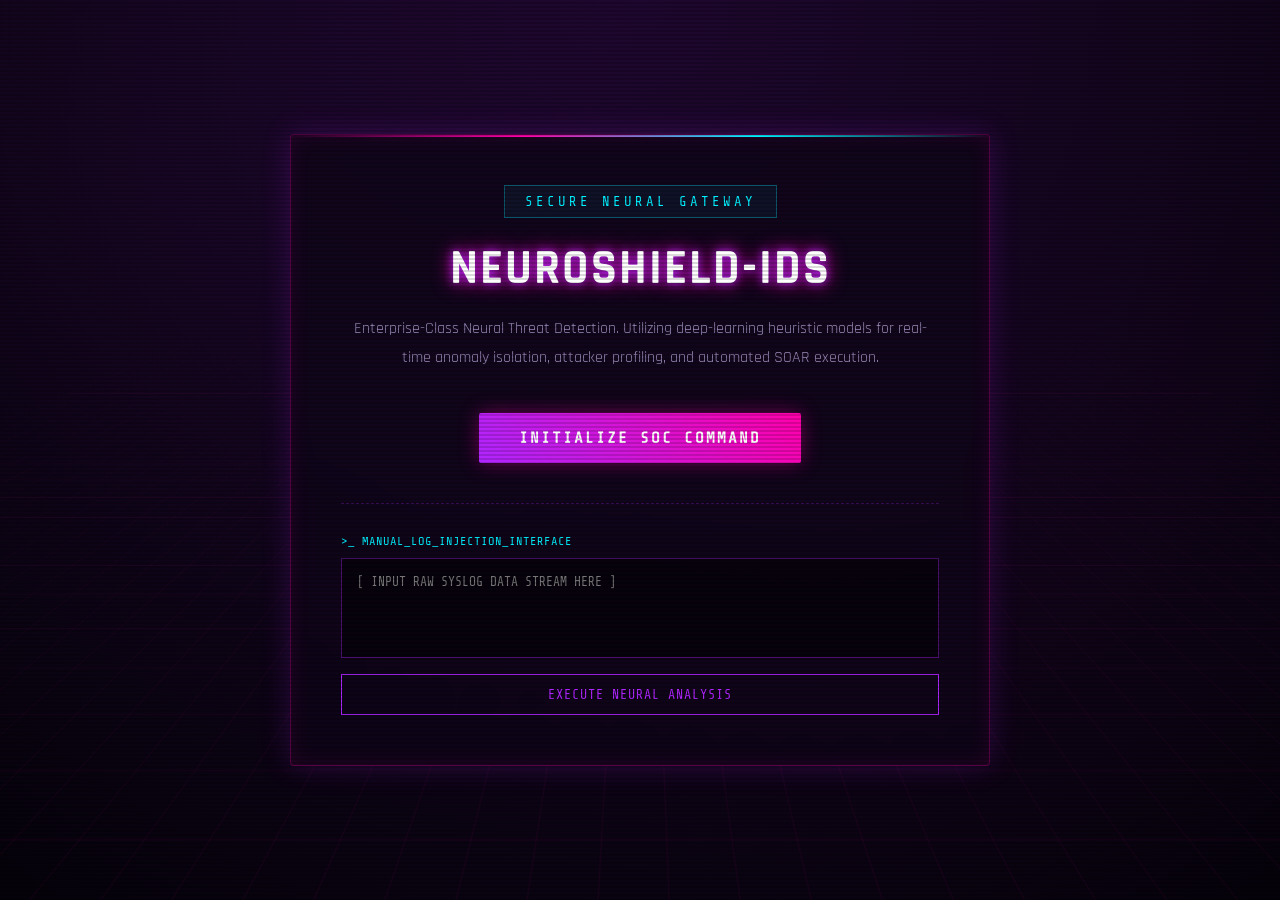
<file: templates/index.html>
<!DOCTYPE html>
<html lang="en">
<head>
    <meta charset="UTF-8">
    <title>NeuroShield-IDS | Neural Gateway</title>
    <link rel="stylesheet" href="/static/style.css">
    <style>
        .gateway-wrapper {
            display: flex; justify-content: center; align-items: center;
            min-height: 100vh; padding: 20px;
            background: radial-gradient(circle at 50% 0%, rgba(176, 38, 255, 0.15), var(--bg-void));
            position: relative; overflow: hidden;
        }
        
        .gateway-grid {
            position: absolute; width: 200%; height: 200%;
            background-image: 
                linear-gradient(rgba(255, 0, 170, 0.05) 1px, transparent 1px),
                linear-gradient(90deg, rgba(255, 0, 170, 0.05) 1px, transparent 1px);
            background-size: 50px 50px;
            transform: perspective(500px) rotateX(60deg) translateY(-100px) translateZ(-200px);
            animation: gridFlow 15s linear infinite; z-index: 0;
        }
        @keyframes gridFlow { from { transform: perspective(500px) rotateX(60deg) translateY(0) translateZ(-200px); } to { transform: perspective(500px) rotateX(60deg) translateY(50px) translateZ(-200px); } }

        .holo-card {
            background: rgba(15, 5, 25, 0.8);
            border: 1px solid rgba(255, 0, 170, 0.3);
            box-shadow: 0 0 30px rgba(176, 38, 255, 0.2), inset 0 0 20px rgba(255, 0, 170, 0.1);
            border-radius: 4px; padding: 50px; max-width: 700px; width: 100%;
            text-align: center; position: relative; z-index: 10;
            backdrop-filter: blur(10px);
        }
        .holo-card::before {
            content: ''; position: absolute; top: 0; left: 0; width: 100%; height: 2px;
            background: linear-gradient(90deg, transparent, var(--neon-pink), var(--neon-cyan), transparent);
        }

        .sys-badge {
            font-family: 'Share Tech Mono', monospace; font-size: 14px;
            color: var(--neon-cyan); letter-spacing: 3px; margin-bottom: 20px;
            display: inline-block; padding: 8px 20px;
            border: 1px solid rgba(0, 240, 255, 0.3); background: rgba(0, 240, 255, 0.05);
            text-transform: uppercase;
        }

        h1.cyber-title {
            font-size: 48px; color: #fff; margin-bottom: 15px;
            text-shadow: 0 0 10px var(--neon-purple), 0 0 20px var(--neon-pink);
            letter-spacing: 2px; text-transform: uppercase; font-weight: 800;
        }

        .desc {
            color: var(--text-muted); line-height: 1.8; margin-bottom: 40px;
            font-size: 16px; text-shadow: 0 0 5px rgba(255,255,255,0.1);
        }

        .btn-launch {
            display: inline-block; padding: 16px 40px;
            background: linear-gradient(45deg, var(--neon-purple), var(--neon-pink));
            color: #fff; text-decoration: none; font-family: 'Share Tech Mono', monospace;
            font-size: 16px; font-weight: 700; letter-spacing: 2px; text-transform: uppercase;
            border: none; border-radius: 2px; cursor: pointer;
            box-shadow: 0 0 20px rgba(255, 0, 170, 0.4); transition: 0.3s;
        }
        .btn-launch:hover {
            box-shadow: 0 0 30px var(--neon-pink), 0 0 10px #fff;
            transform: scale(1.02); background: linear-gradient(45deg, var(--neon-pink), var(--neon-purple));
        }

        .form-panel {
            text-align: left; margin-top: 40px; padding-top: 30px;
            border-top: 1px dashed rgba(176, 38, 255, 0.3);
        }
        .form-panel label { display: block; color: var(--neon-cyan); font-size: 12px; margin-bottom: 10px; font-family: 'Share Tech Mono'; letter-spacing: 1px; }
        textarea {
            width: 100%; height: 100px; background: rgba(0,0,0,0.5);
            border: 1px solid rgba(176, 38, 255, 0.4); color: var(--text-main);
            padding: 15px; font-family: 'Share Tech Mono', monospace; font-size: 13px;
            resize: none; transition: 0.3s;
        }
        textarea:focus { outline: none; border-color: var(--neon-cyan); box-shadow: 0 0 15px rgba(0, 240, 255, 0.2); }
        .btn-sub {
            width: 100%; padding: 12px; margin-top: 10px;
            background: transparent; border: 1px solid var(--neon-purple); color: var(--neon-purple);
            font-family: 'Share Tech Mono'; letter-spacing: 1px; cursor: pointer; transition: 0.3s;
        }
        .btn-sub:hover { background: rgba(176, 38, 255, 0.1); box-shadow: 0 0 15px rgba(176, 38, 255, 0.3); }
    </style>
</head>
<body>
    <div class="scanline"></div>
    <div class="gateway-wrapper">
        <div class="gateway-grid"></div>
        <div class="holo-card">
            <div class="sys-badge">SECURE NEURAL GATEWAY</div>
            <h1 class="cyber-title">NeuroShield-IDS</h1>
            <p class="desc">Enterprise-Class Neural Threat Detection. Utilizing deep-learning heuristic models for real-time anomaly isolation, attacker profiling, and automated SOAR execution.</p>
            <a href="/dashboard" class="btn-launch">INITIALIZE SOC COMMAND</a>
            
            <form action="/analyze" method="POST" class="form-panel">
                <label>>_ MANUAL_LOG_INJECTION_INTERFACE</label>
                <textarea name="logs" placeholder="[ INPUT RAW SYSLOG DATA STREAM HERE ]"></textarea>
                <button type="submit" class="btn-sub">EXECUTE NEURAL ANALYSIS</button>
            </form>
        </div>
    </div>
</body>
</html>
</file>
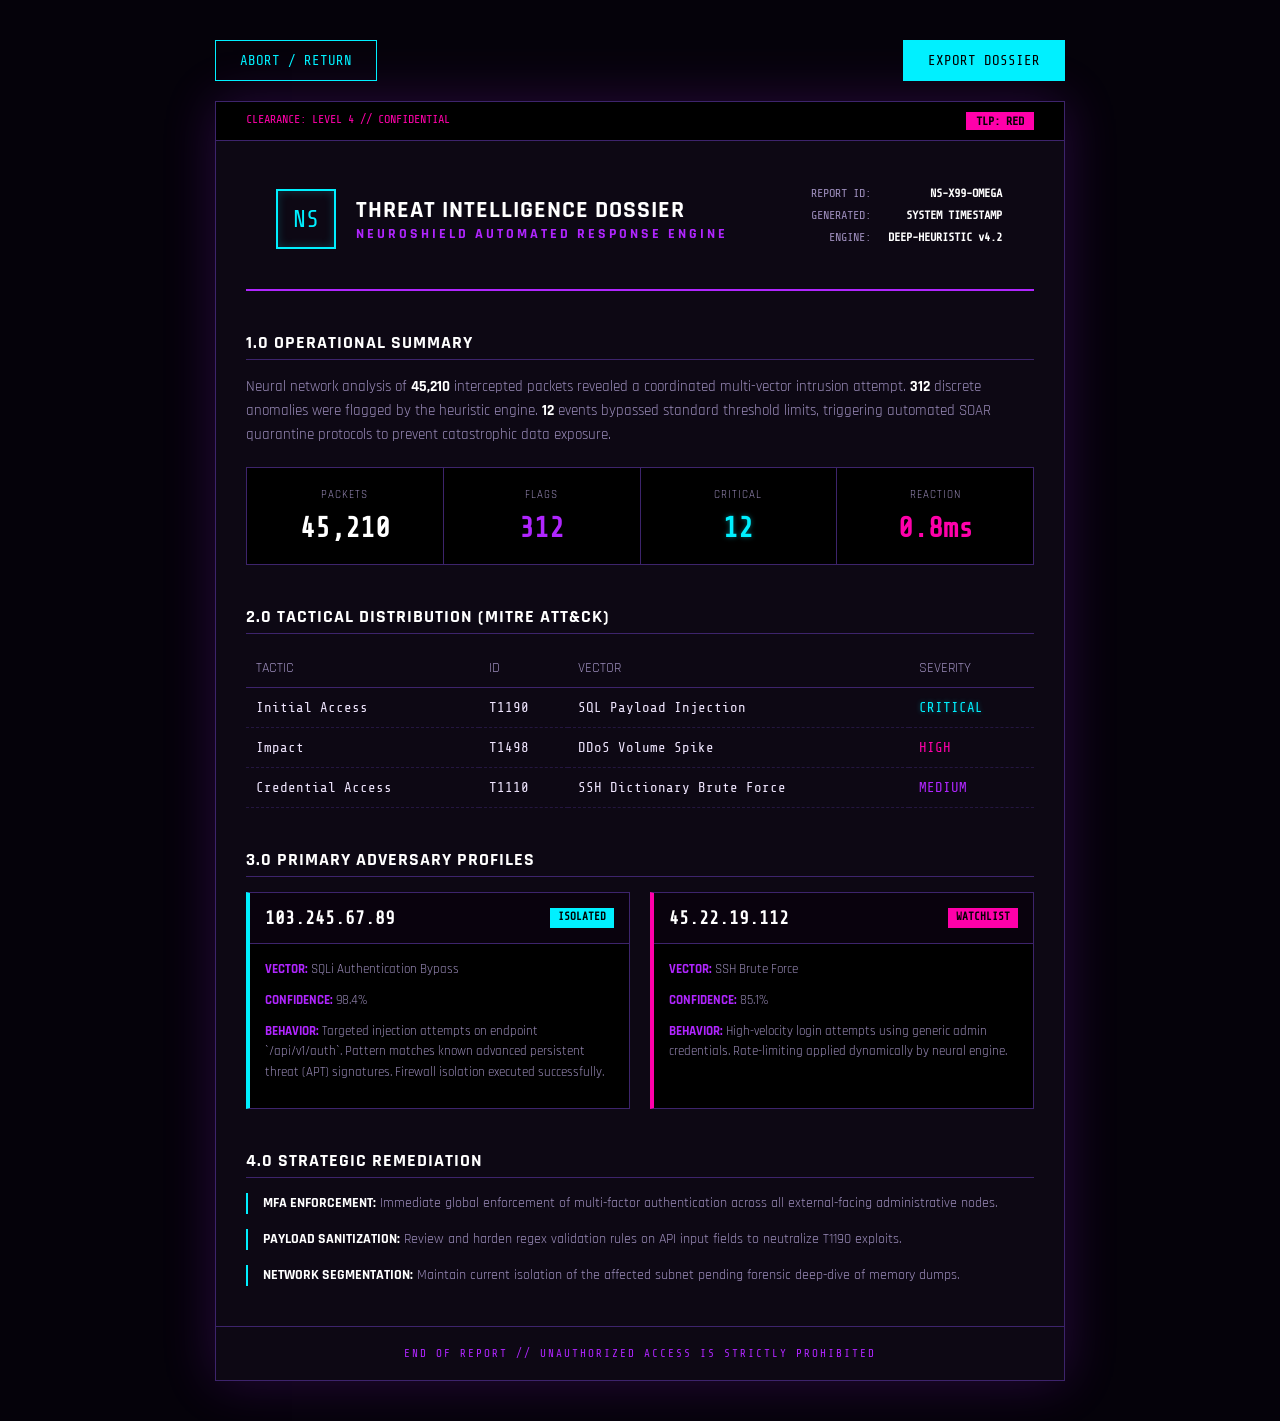
<file: templates/report.html>
<!DOCTYPE html>
<html lang="en">
<head>
    <meta charset="UTF-8">
    <title>NeuroShield | Intelligence Dossier</title>
    <link rel="stylesheet" href="/static/report.css">
</head>
<body>
    <div class="action-bar no-print">
        <a href="/dashboard" class="btn-rep outline">ABORT / RETURN</a>
        <button class="btn-rep primary" onclick="window.print()">EXPORT DOSSIER</button>
    </div>

    <div class="dossier">
        <!-- TOP SEC BANNER -->
        <div class="top-sec">
            <span class="clearance">CLEARANCE: LEVEL 4 // CONFIDENTIAL</span>
            <span class="tlp">TLP: RED</span>
        </div>

        <header class="dos-header">
            <div class="dos-brand">
                <div class="ns-logo">NS</div>
                <div>
                    <h1>THREAT INTELLIGENCE DOSSIER</h1>
                    <h2>NEUROSHIELD AUTOMATED RESPONSE ENGINE</h2>
                </div>
            </div>
            <div class="dos-meta">
                <table>
                    <tr><td>REPORT ID:</td><td class="val">NS-X99-OMEGA</td></tr>
                    <tr><td>GENERATED:</td><td class="val">SYSTEM TIMESTAMP</td></tr>
                    <tr><td>ENGINE:</td><td class="val">DEEP-HEURISTIC v4.2</td></tr>
                </table>
            </div>
        </header>

        <section class="dos-section">
            <h3 class="sec-title">1.0 OPERATIONAL SUMMARY</h3>
            <p class="body-txt">Neural network analysis of <strong>45,210</strong> intercepted packets revealed a coordinated multi-vector intrusion attempt. <strong>312</strong> discrete anomalies were flagged by the heuristic engine. <strong>12</strong> events bypassed standard threshold limits, triggering automated SOAR quarantine protocols to prevent catastrophic data exposure.</p>
            
            <div class="dos-kpi">
                <div class="k-box"><span>PACKETS</span><strong>45,210</strong></div>
                <div class="k-box"><span>FLAGS</span><strong class="t-purp">312</strong></div>
                <div class="k-box"><span>CRITICAL</span><strong class="t-cyan">12</strong></div>
                <div class="k-box"><span>REACTION</span><strong class="t-pink">0.8ms</strong></div>
            </div>
        </section>

        <section class="dos-section">
            <h3 class="sec-title">2.0 TACTICAL DISTRIBUTION (MITRE ATT&CK)</h3>
            <table class="dos-table">
                <thead><tr><th>TACTIC</th><th>ID</th><th>VECTOR</th><th>SEVERITY</th></tr></thead>
                <tbody>
                    <tr><td>Initial Access</td><td>T1190</td><td>SQL Payload Injection</td><td class="t-cyan">CRITICAL</td></tr>
                    <tr><td>Impact</td><td>T1498</td><td>DDoS Volume Spike</td><td class="t-pink">HIGH</td></tr>
                    <tr><td>Credential Access</td><td>T1110</td><td>SSH Dictionary Brute Force</td><td class="t-purp">MEDIUM</td></tr>
                </tbody>
            </table>
        </section>

        <section class="dos-section">
            <h3 class="sec-title">3.0 PRIMARY ADVERSARY PROFILES</h3>
            <div class="adv-grid">
                <div class="adv-card border-cyan">
                    <div class="adv-head">
                        <span class="adv-ip">103.245.67.89</span>
                        <span class="adv-tag bg-cyan">ISOLATED</span>
                    </div>
                    <div class="adv-body">
                        <p><strong>VECTOR:</strong> SQLi Authentication Bypass</p>
                        <p><strong>CONFIDENCE:</strong> 98.4%</p>
                        <p><strong>BEHAVIOR:</strong> Targeted injection attempts on endpoint `/api/v1/auth`. Pattern matches known advanced persistent threat (APT) signatures. Firewall isolation executed successfully.</p>
                    </div>
                </div>
                <div class="adv-card border-pink">
                    <div class="adv-head">
                        <span class="adv-ip">45.22.19.112</span>
                        <span class="adv-tag bg-pink">WATCHLIST</span>
                    </div>
                    <div class="adv-body">
                        <p><strong>VECTOR:</strong> SSH Brute Force</p>
                        <p><strong>CONFIDENCE:</strong> 85.1%</p>
                        <p><strong>BEHAVIOR:</strong> High-velocity login attempts using generic admin credentials. Rate-limiting applied dynamically by neural engine.</p>
                    </div>
                </div>
            </div>
        </section>

        <section class="dos-section">
            <h3 class="sec-title">4.0 STRATEGIC REMEDIATION</h3>
            <ul class="rem-list">
                <li><strong>MFA ENFORCEMENT:</strong> Immediate global enforcement of multi-factor authentication across all external-facing administrative nodes.</li>
                <li><strong>PAYLOAD SANITIZATION:</strong> Review and harden regex validation rules on API input fields to neutralize T1190 exploits.</li>
                <li><strong>NETWORK SEGMENTATION:</strong> Maintain current isolation of the affected subnet pending forensic deep-dive of memory dumps.</li>
            </ul>
        </section>

        <div class="dos-footer">END OF REPORT // UNAUTHORIZED ACCESS IS STRICTLY PROHIBITED</div>
    </div>
</body>
</html>
</file>
<file: static/style.css>
@import url('https://fonts.googleapis.com/css2?family=Rajdhani:wght@400;600;700&family=Share+Tech+Mono&display=swap');

:root {
    --bg-void: #05020a;
    --panel-bg: rgba(20, 10, 30, 0.7);
    --panel-border: rgba(176, 38, 255, 0.3);
    
    --neon-pink: #ff00aa;
    --neon-purple: #b026ff;
    --neon-cyan: #00f0ff;
    --neon-red: #ff1133;
    
    --text-main: #f0e6ff;
    --text-muted: #9b8cba;
    
    --font-ui: 'Rajdhani', sans-serif;
    --font-data: 'Share Tech Mono', monospace;
}

::-webkit-scrollbar { width: 6px; height: 6px; }
::-webkit-scrollbar-track { background: var(--bg-void); }
::-webkit-scrollbar-thumb { background: var(--neon-purple); }

* { box-sizing: border-box; margin: 0; padding: 0; }

body {
    background-color: var(--bg-void);
    color: var(--text-main);
    font-family: var(--font-ui);
    overflow-x: hidden;
    background-image: 
        radial-gradient(circle at 10% 20%, rgba(176, 38, 255, 0.05) 0%, transparent 40%),
        radial-gradient(circle at 90% 80%, rgba(255, 0, 170, 0.05) 0%, transparent 40%);
}

.scanline {
    position: fixed; inset: 0; pointer-events: none; z-index: 9999;
    background: linear-gradient(to bottom, transparent 50%, rgba(0,0,0,0.25) 51%);
    background-size: 100% 4px; opacity: 0.6;
}

.dashboard-grid { max-width: 1500px; margin: 0 auto; padding: 20px; display: flex; flex-direction: column; gap: 20px; }

/* HEADER */
.soc-header {
    display: flex; justify-content: space-between; align-items: flex-end;
    border-bottom: 2px solid var(--neon-purple); padding-bottom: 15px;
}
.status-indicator { font-family: var(--font-data); font-size: 13px; color: var(--neon-cyan); letter-spacing: 2px; margin-bottom: 5px; display: flex; align-items: center; gap: 8px;}
.blink { width: 8px; height: 8px; background: var(--neon-cyan); border-radius: 50%; animation: pulse 1.5s infinite; }
@keyframes pulse { 0%, 100% { opacity: 1; box-shadow: 0 0 10px var(--neon-cyan); } 50% { opacity: 0.2; box-shadow: none; } }
.soc-header h1 { font-size: 32px; font-weight: 700; text-transform: uppercase; letter-spacing: 2px; text-shadow: 0 0 15px rgba(176, 38, 255, 0.5); }
.version { font-size: 14px; color: var(--neon-pink); vertical-align: top; }
.nav-links { display: flex; gap: 10px; }
.nav-btn {
    padding: 8px 16px; border: 1px solid var(--panel-border); background: rgba(0,0,0,0.5);
    color: var(--text-muted); text-decoration: none; font-family: var(--font-data);
    font-size: 13px; text-transform: uppercase; transition: 0.3s;
}
.nav-btn:hover { border-color: var(--neon-purple); color: #fff; box-shadow: 0 0 10px rgba(176, 38, 255, 0.3); }
.nav-btn.active { border-color: var(--neon-pink); color: var(--neon-pink); }
.btn-highlight { background: rgba(255, 0, 170, 0.1); border-color: var(--neon-pink); color: #fff; }

/* KPI STRIP */
.kpi-strip { display: grid; grid-template-columns: repeat(4, 1fr); gap: 20px; }
.kpi-card {
    background: var(--panel-bg); border: 1px solid var(--panel-border);
    padding: 20px; position: relative; backdrop-filter: blur(10px);
}
.kpi-card::before { content: ''; position: absolute; top: 0; left: 0; width: 100%; height: 2px; }
.accent-purple::before { background: var(--neon-purple); box-shadow: 0 2px 10px var(--neon-purple); }
.accent-pink::before { background: var(--neon-pink); box-shadow: 0 2px 10px var(--neon-pink); }
.accent-cyan::before { background: var(--neon-cyan); box-shadow: 0 2px 10px var(--neon-cyan); }

.kpi-title { font-size: 14px; color: var(--text-muted); font-weight: 600; letter-spacing: 1px; }
.kpi-value { font-family: var(--font-data); font-size: 40px; margin: 10px 0; color: #fff; text-shadow: 0 0 10px rgba(255,255,255,0.2); }
.text-md { font-size: 24px !important; margin: 18px 0 !important; color: var(--neon-purple);}
.alert-text { color: var(--neon-red); text-shadow: 0 0 15px var(--neon-red); animation: alertGlow 2s infinite;}
@keyframes alertGlow { 0%, 100% { text-shadow: 0 0 10px var(--neon-red); } 50% { text-shadow: 0 0 25px var(--neon-red), 0 0 5px #fff; } }
.kpi-sub { font-family: var(--font-data); font-size: 12px; color: #7a6e99; border-top: 1px solid rgba(255,255,255,0.05); padding-top: 10px; }

/* PANELS */
.mid-tier { display: grid; grid-template-columns: 1fr 1fr; gap: 20px; }
.bot-tier { display: grid; grid-template-columns: 1fr 2fr; gap: 20px; }
.panel {
    background: var(--panel-bg); border: 1px solid var(--panel-border);
    padding: 20px; backdrop-filter: blur(10px); display: flex; flex-direction: column;
}
.panel-head { display: flex; justify-content: space-between; align-items: center; border-bottom: 1px solid rgba(176, 38, 255, 0.2); padding-bottom: 10px; margin-bottom: 15px; }
.panel-head h2 { font-size: 16px; font-weight: 600; letter-spacing: 1px; color: #fff; }
.badge-status { font-family: var(--font-data); font-size: 11px; padding: 3px 8px; border: 1px solid var(--neon-pink); color: var(--neon-pink); }
.mt-4 { margin-top: 20px; }

/* MATRIX */
#threatMatrix {
    flex-grow: 1; min-height: 350px; position: relative; overflow: hidden;
    background: radial-gradient(circle at center, rgba(176, 38, 255, 0.1), transparent);
    border: 1px solid rgba(255,255,255,0.05);
}
#threatMatrix::before {
    content: ""; position: absolute; inset: 0;
    background-image: linear-gradient(rgba(176, 38, 255, 0.05) 1px, transparent 1px), linear-gradient(90deg, rgba(176, 38, 255, 0.05) 1px, transparent 1px);
    background-size: 30px 30px;
}
.matrix-node {
    position: absolute; width: 14px; height: 14px;
    transform: translate(-50%, -50%); transition: left 2s ease-out, top 2s ease-out, opacity 0.5s;
    cursor: pointer; z-index: 10;
}
.matrix-node::before { content: ''; position: absolute; top: -4px; left: -4px; right: -4px; bottom: -4px; border-radius: 50%; border: 1px solid currentColor; animation: pulseRing 2s infinite; opacity: 0.5; }
.matrix-node::after { content: ''; position: absolute; inset: 0; background: currentColor; border-radius: 50%; box-shadow: 0 0 15px currentColor; }
@keyframes pulseRing { 0% { transform: scale(1); opacity: 1; } 100% { transform: scale(2.5); opacity: 0; } }

.node-critical { color: var(--neon-cyan); } /* Cyan stands out against purple */
.node-high { color: var(--neon-pink); }
.node-medium { color: var(--neon-purple); }

/* CHARTS */
.canvas-container { height: 160px; width: 100%; position: relative; }
.dist-chart { display: flex; flex-direction: column; gap: 10px; }
.dist-row { display: flex; align-items: center; gap: 10px; font-family: var(--font-data); font-size: 12px; }
.dist-label { width: 100px; color: var(--text-muted); }
.dist-bar-bg { flex-grow: 1; height: 6px; background: rgba(0,0,0,0.5); border: 1px solid rgba(255,255,255,0.1); }
.dist-bar-fill { height: 100%; background: linear-gradient(90deg, var(--neon-purple), var(--neon-pink)); box-shadow: 0 0 8px var(--neon-pink); transition: width 1s; }
.dist-val { width: 40px; text-align: right; color: #fff; }

/* TERMINAL */
.terminal-box {
    flex-grow: 1; background: #000; border: 1px solid rgba(0, 240, 255, 0.2);
    padding: 15px; font-family: var(--font-data); font-size: 13px; color: var(--text-muted);
    overflow-y: auto; max-height: 250px; box-shadow: inset 0 0 20px rgba(0,0,0,0.8);
}
.terminal-box p { margin-bottom: 6px; line-height: 1.4; animation: type 0.2s forwards; }
.t-sys { color: var(--neon-purple); }
.t-ip { color: var(--neon-cyan); }
.t-warn { color: var(--neon-pink); text-shadow: 0 0 5px var(--neon-pink); }

/* TABLES */
.table-wrap { overflow-x: auto; max-height: 250px; }
.cyber-table { width: 100%; border-collapse: collapse; font-family: var(--font-ui); font-size: 14px; text-align: left; }
.cyber-table th { padding: 10px; border-bottom: 1px solid var(--neon-purple); color: var(--text-muted); font-size: 12px; letter-spacing: 1px; font-weight: 600; }
.cyber-table td { padding: 12px 10px; border-bottom: 1px solid rgba(255,255,255,0.05); font-family: var(--font-data); }
.cyber-table tr:hover { background: rgba(176, 38, 255, 0.1); }
.row-crit td { color: var(--neon-cyan); text-shadow: 0 0 5px rgba(0, 240, 255, 0.4); }
.row-high td { color: var(--neon-pink); }
.row-med td { color: var(--text-main); }
.row-quarantine td { opacity: 0.3; text-decoration: line-through; }

/* BUTTONS */
.btn-micro {
    background: transparent; border: 1px solid var(--panel-border); color: var(--text-main);
    padding: 6px 10px; font-family: var(--font-data); font-size: 11px; cursor: pointer; transition: 0.2s; text-transform: uppercase;
}
.btn-micro:hover { background: rgba(255, 255, 255, 0.1); }
.btn-q { border-color: var(--neon-pink); color: var(--neon-pink); }
.btn-q:hover { background: var(--neon-pink); color: #000; box-shadow: 0 0 10px var(--neon-pink); }
.btn-q:disabled { border-color: #444; color: #444; background: transparent; box-shadow: none; cursor: not-allowed; }

/* XAI HOLOGRAM */
.xai-overlay { position: fixed; inset: 0; background: rgba(0,0,0,0.85); backdrop-filter: blur(8px); display: flex; justify-content: center; align-items: center; z-index: 10000; }
.hidden { display: none !important; }
.xai-window {
    background: rgba(10, 0, 15, 0.95); border: 1px solid var(--neon-cyan);
    box-shadow: 0 0 40px rgba(0, 240, 255, 0.2), inset 0 0 20px rgba(0, 240, 255, 0.1);
    width: 500px; position: relative;
}
.xai-window::before { content: ''; position: absolute; top: -1px; left: -1px; width: 20px; height: 20px; border-top: 2px solid var(--neon-cyan); border-left: 2px solid var(--neon-cyan); }
.xai-window::after { content: ''; position: absolute; bottom: -1px; right: -1px; width: 20px; height: 20px; border-bottom: 2px solid var(--neon-cyan); border-right: 2px solid var(--neon-cyan); }
.xai-top { display: flex; justify-content: space-between; padding: 15px 20px; background: rgba(0, 240, 255, 0.1); border-bottom: 1px solid rgba(0, 240, 255, 0.3); }
.xai-top h2 { font-size: 16px; color: var(--neon-cyan); letter-spacing: 2px; }
.btn-close { background: transparent; border: none; color: var(--neon-cyan); font-family: var(--font-data); font-size: 16px; cursor: pointer; }
.xai-core { padding: 25px; }
.xai-target { font-family: var(--font-data); font-size: 20px; color: #fff; margin-bottom: 5px; }
.xai-target span { color: var(--neon-pink); }
.xai-class { font-family: var(--font-data); font-size: 14px; color: var(--text-muted); margin-bottom: 25px; }
.metric-row { margin-bottom: 15px; }
.metric-row span { display: block; font-size: 12px; color: var(--text-muted); margin-bottom: 5px; font-weight: 600;}
.track { width: 100%; height: 6px; background: #222; }
.fill { height: 100%; transition: width 1s ease-out; box-shadow: 0 0 8px currentColor; }
.fill-pink { background: var(--neon-pink); color: var(--neon-pink); }
.fill-purple { background: var(--neon-purple); color: var(--neon-purple); }
.fill-cyan { background: var(--neon-cyan); color: var(--neon-cyan); }
.xai-eval { margin-top: 25px; padding: 15px; border: 1px dashed var(--neon-cyan); background: rgba(0, 240, 255, 0.05); }
.xai-eval span { color: var(--neon-cyan); font-size: 12px; font-weight: 700; display: block; margin-bottom: 5px;}
.xai-eval p { font-family: var(--font-data); font-size: 13px; color: #fff; line-height: 1.5; }
</file>
<file: static/report.css>
@import url('https://fonts.googleapis.com/css2?family=Rajdhani:wght@400;600;700&family=Share+Tech+Mono&display=swap');

:root {
    --bg: #05020a; --doc-bg: #0d0814;
    --border: #3d246c;
    --t-main: #f0e6ff; --t-mut: #9b8cba;
    
    --c-cyan: #00f0ff;
    --c-pink: #ff00aa;
    --c-purp: #b026ff;
}

body { background: var(--bg); color: var(--t-main); font-family: 'Rajdhani', sans-serif; padding: 40px 20px; }
* { box-sizing: border-box; margin: 0; padding: 0; }

.t-cyan { color: var(--c-cyan) !important; text-shadow: 0 0 5px rgba(0,240,255,0.4); }
.t-pink { color: var(--c-pink) !important; }
.t-purp { color: var(--c-purp) !important; }
.bg-cyan { background: var(--c-cyan); color: #000; }
.bg-pink { background: var(--c-pink); color: #000; }
.border-cyan { border-left: 4px solid var(--c-cyan) !important; }
.border-pink { border-left: 4px solid var(--c-pink) !important; }

.action-bar { max-width: 850px; margin: 0 auto 20px auto; display: flex; justify-content: space-between; }
.btn-rep { padding: 12px 24px; font-family: 'Share Tech Mono'; font-size: 14px; text-decoration: none; cursor: pointer; border: 1px solid var(--c-cyan); color: var(--c-cyan); background: transparent; transition: 0.3s; }
.btn-rep.primary { background: var(--c-cyan); color: #000; }
.btn-rep:hover { box-shadow: 0 0 15px var(--c-cyan); }

.dossier { max-width: 850px; margin: 0 auto; background: var(--doc-bg); border: 1px solid var(--border); box-shadow: 0 0 50px rgba(176,38,255,0.2); }

.top-sec { display: flex; justify-content: space-between; background: #000; padding: 10px 30px; font-family: 'Share Tech Mono'; font-size: 12px; color: var(--c-pink); border-bottom: 1px solid var(--border); }
.tlp { background: var(--c-pink); color: #000; padding: 2px 10px; font-weight: bold; }

.dos-header { display: flex; justify-content: space-between; align-items: flex-end; padding: 40px 30px; border-bottom: 2px solid var(--c-purp); margin: 0 30px 40px 30px; }
.dos-brand { display: flex; align-items: center; gap: 20px; }
.ns-logo { width: 60px; height: 60px; border: 2px solid var(--c-cyan); display: flex; align-items: center; justify-content: center; font-family: 'Share Tech Mono'; font-size: 24px; color: var(--c-cyan); box-shadow: inset 0 0 10px rgba(0,240,255,0.2); }
.dos-brand h1 { font-size: 24px; font-weight: 700; letter-spacing: 1px; color: #fff; }
.dos-brand h2 { font-size: 14px; color: var(--c-purp); letter-spacing: 3px; }
.dos-meta table { font-family: 'Share Tech Mono'; font-size: 12px; color: var(--t-mut); text-align: right; }
.dos-meta td { padding: 3px 0 3px 15px; }
.dos-meta .val { color: #fff; font-weight: bold; }

.dos-section { padding: 0 30px; margin-bottom: 40px; }
.sec-title { font-size: 18px; color: #fff; border-bottom: 1px solid var(--border); padding-bottom: 5px; margin-bottom: 15px; letter-spacing: 1px; }
.body-txt { font-size: 15px; color: var(--t-mut); line-height: 1.6; margin-bottom: 20px; }
.body-txt strong { color: #fff; }

.dos-kpi { display: flex; border: 1px solid var(--border); background: #000; }
.k-box { flex: 1; padding: 20px; text-align: center; border-right: 1px solid var(--border); }
.k-box:last-child { border: none; }
.k-box span { display: block; font-size: 11px; color: var(--t-mut); margin-bottom: 10px; letter-spacing: 1px; }
.k-box strong { font-family: 'Share Tech Mono'; font-size: 28px; color: #fff; }

.dos-table { width: 100%; border-collapse: collapse; font-size: 14px; }
.dos-table th { text-align: left; padding: 10px; border-bottom: 1px solid var(--border); color: var(--t-mut); font-weight: normal; }
.dos-table td { padding: 12px 10px; border-bottom: 1px dashed rgba(61,36,108,0.5); font-family: 'Share Tech Mono'; }

.adv-grid { display: grid; grid-template-columns: 1fr 1fr; gap: 20px; }
.adv-card { background: #000; border: 1px solid var(--border); }
.adv-head { display: flex; justify-content: space-between; padding: 15px; border-bottom: 1px solid var(--border); background: rgba(176,38,255,0.05); }
.adv-ip { font-family: 'Share Tech Mono'; font-size: 18px; color: #fff; font-weight: bold;}
.adv-tag { font-family: 'Share Tech Mono'; font-size: 11px; padding: 2px 8px; font-weight: bold; }
.adv-body { padding: 15px; font-size: 13px; color: var(--t-mut); line-height: 1.6; }
.adv-body strong { color: var(--c-purp); }
.adv-body p { margin-bottom: 10px; }

.rem-list { list-style: none; padding: 0; }
.rem-list li { font-size: 14px; margin-bottom: 15px; padding-left: 15px; border-left: 2px solid var(--c-cyan); color: var(--t-mut); line-height: 1.5;}
.rem-list strong { color: #fff; }

.dos-footer { text-align: center; padding: 20px; border-top: 1px solid var(--border); font-family: 'Share Tech Mono'; font-size: 11px; color: var(--c-purp); letter-spacing: 2px; }

@media print {
    .no-print { display: none !important; }
    body { background: #fff; padding: 0; margin: 0; color: #000; }
    .dossier { box-shadow: none; border: none; max-width: 100%; background: #fff; }
    * { color-adjust: exact !important; -webkit-print-color-adjust: exact !important; }
    .t-cyan, .t-pink, .t-purp { text-shadow: none !important; color: #000 !important; font-weight: bold;}
    .body-txt, .adv-body { color: #333; }
}
</file>
